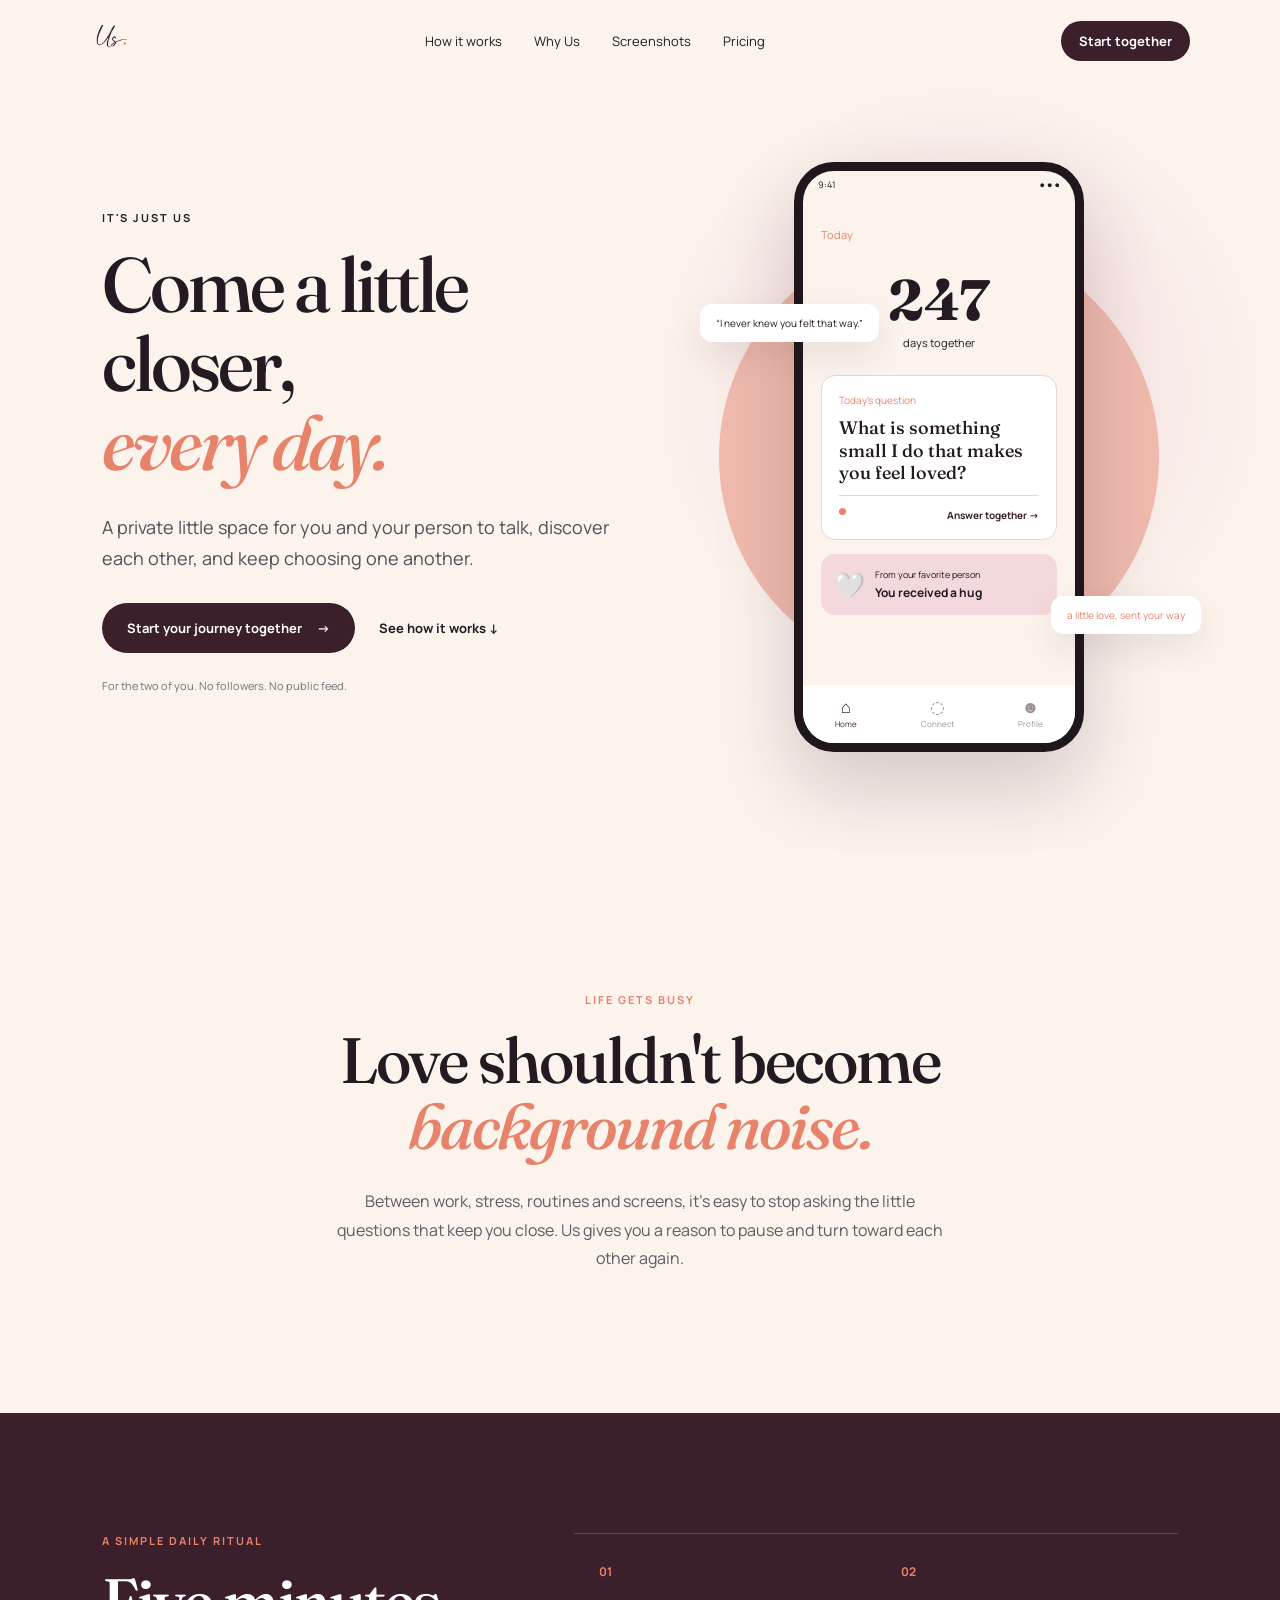
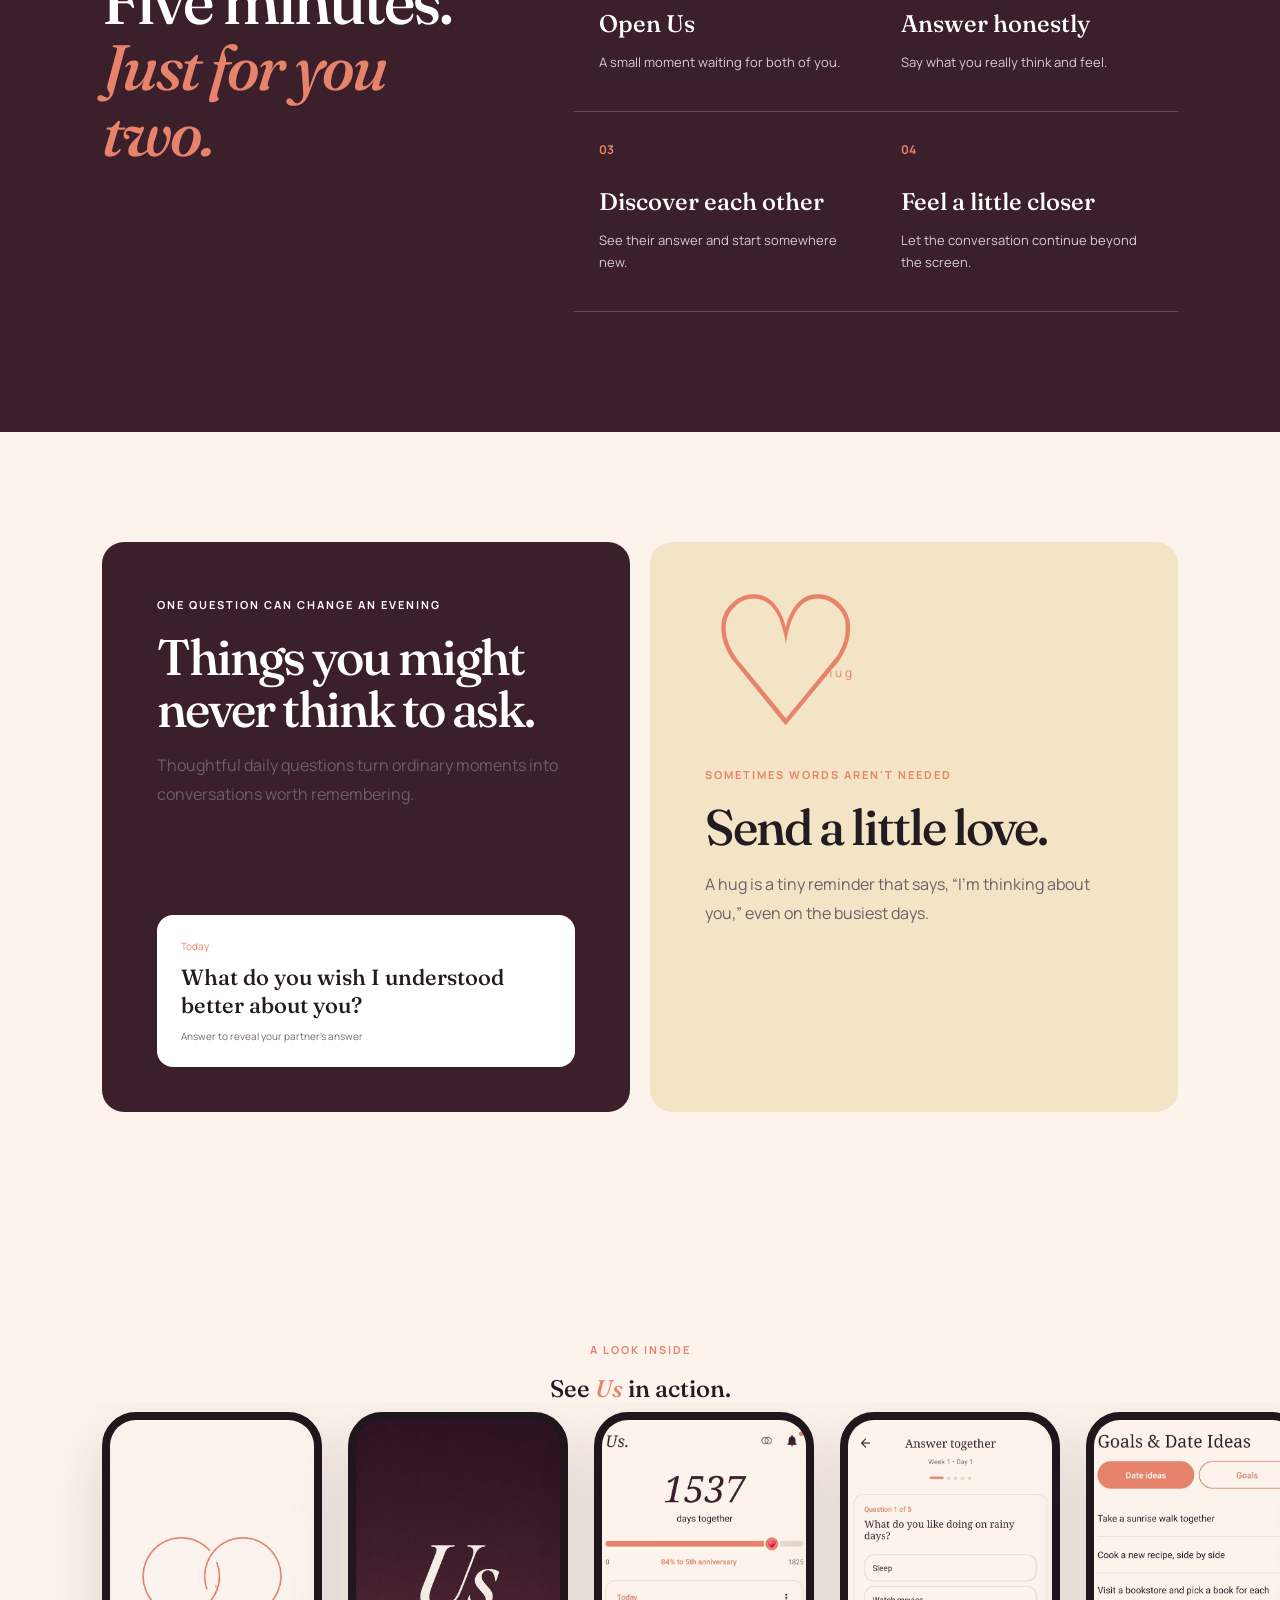
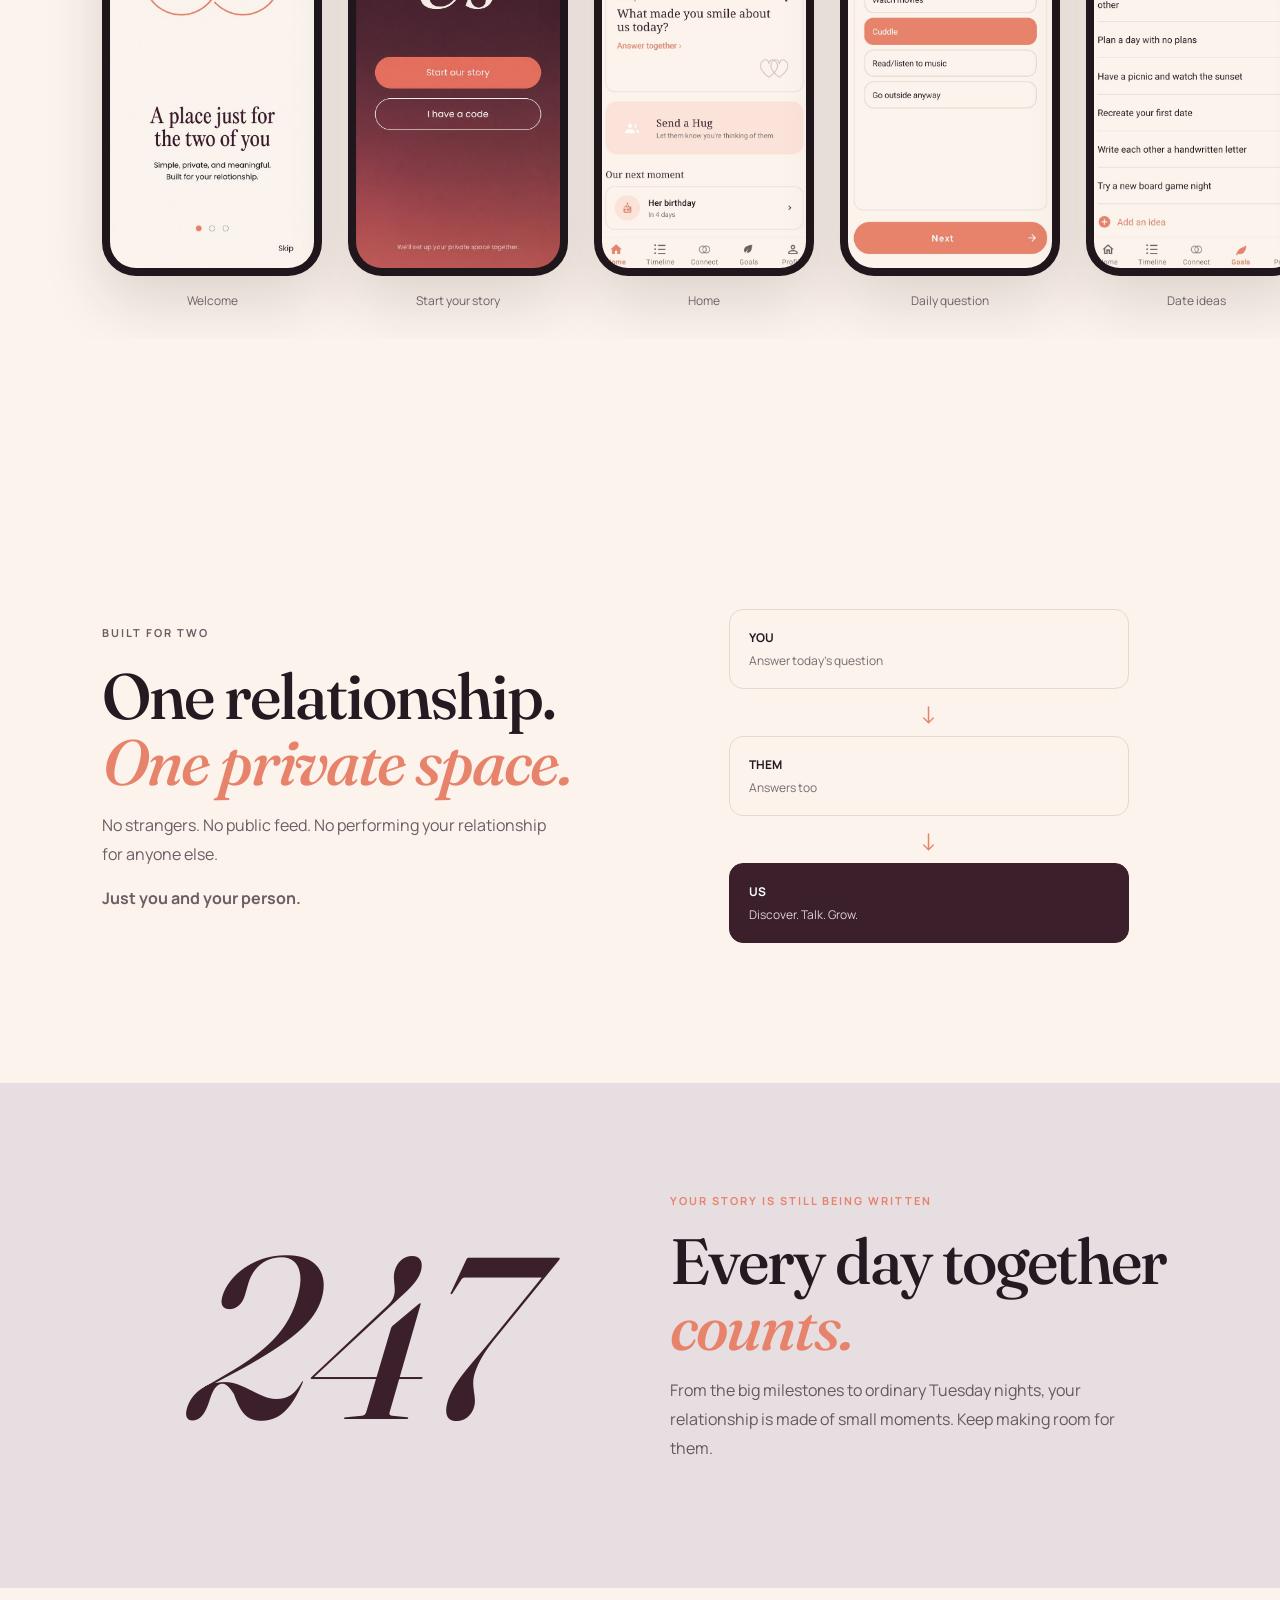
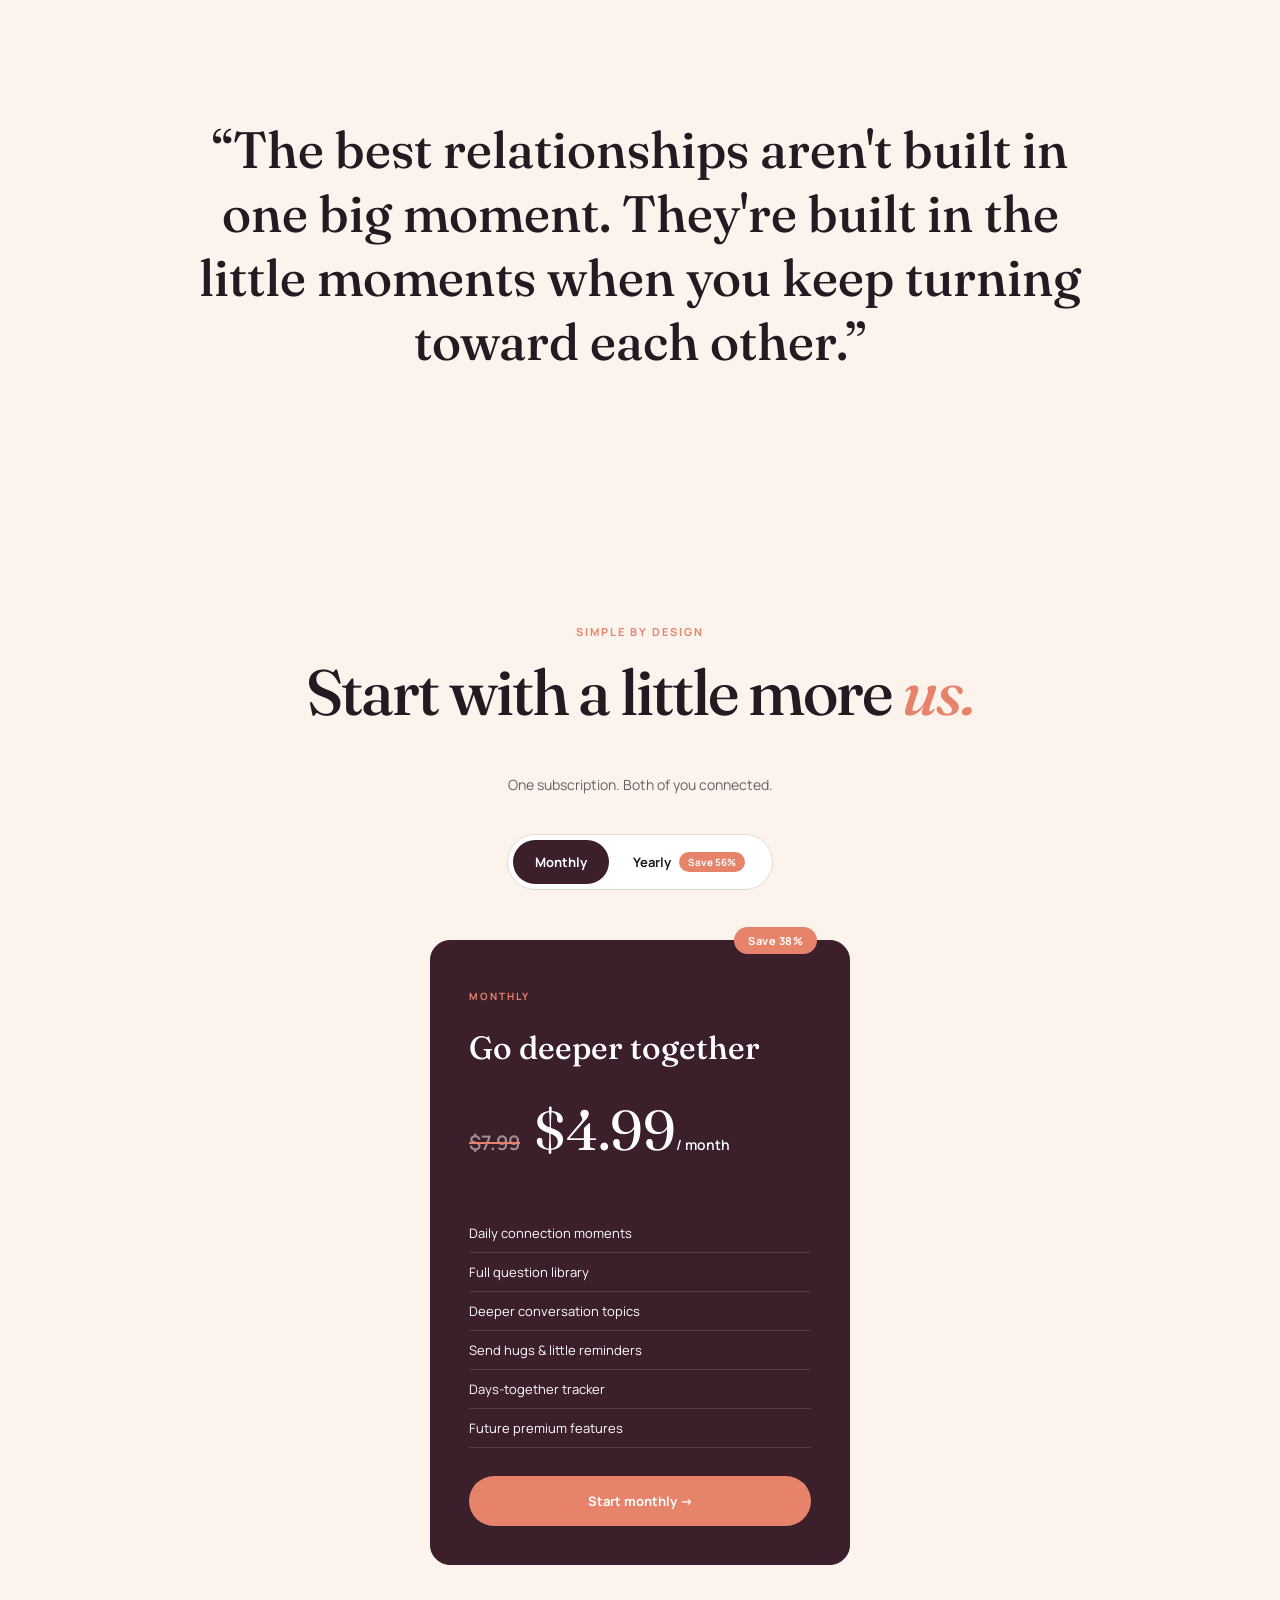
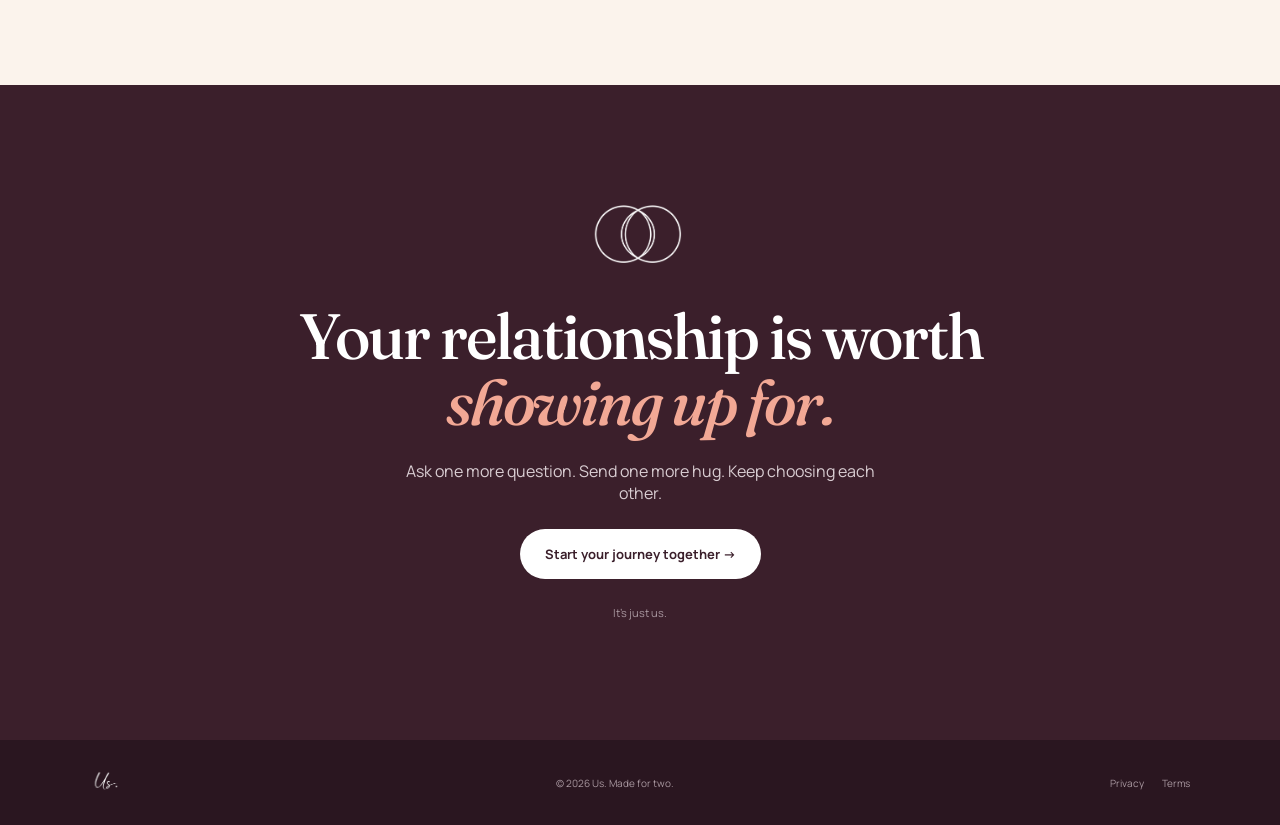
<file: index.html>
<!doctype html><html lang="en"><head><meta charset="utf-8"><meta name="viewport" content="width=device-width,initial-scale=1"><title>Us — Come a little closer, every day.</title><meta name="description" content="Us is a private space for couples to connect through daily questions, shared moments, and little reminders of love."><link rel="preconnect" href="https://fonts.googleapis.com"><link rel="preconnect" href="https://fonts.gstatic.com" crossorigin><link href="https://fonts.googleapis.com/css2?family=Fraunces:opsz,wght@9..144,500;9..144,600;9..144,700&family=Manrope:wght@400;500;600;700&display=swap" rel="stylesheet"><link rel="stylesheet" href="style.css"></head><body>
<nav><a class="brand" href="#"><img src="assets/img_logo_us_wordmark.png" alt="Us"></a><div class="navlinks"><a href="#how">How it works</a><a href="#features">Why Us</a><a href="#screenshots">Screenshots</a><a href="#pricing">Pricing</a></div><a class="btn small" href="#start">Start together</a></nav>
<main>
<section class="hero"><div class="hero-copy"><p class="eyebrow">IT'S JUST US</p><h1>Come a little closer,<br><em>every day.</em></h1><p class="lead">A private little space for you and your person to talk, discover each other, and keep choosing one another.</p><div class="actions"><a class="btn" href="#start">Start your journey together <span>→</span></a><a class="textlink" href="#how">See how it works ↓</a></div><p class="micro">For the two of you. No followers. No public feed.</p></div><div class="phone-wrap"><div class="halo"></div><div class="phone"><div class="status"><span>9:41</span><span>● ● ●</span></div><div class="screen"><p class="today">Today</p><h3>247</h3><p class="days">days together</p><div class="question"><span>Today’s question</span><strong>What is something small I do that makes you feel loved?</strong><div class="qfooter"><i></i><b>Answer together →</b></div></div><div class="hug"><span>🤍</span><div><small>From your favorite person</small><strong>You received a hug</strong></div></div><div class="tabs"><span class="active">⌂<small>Home</small></span><span>◌<small>Connect</small></span><span>☻<small>Profile</small></span></div></div></div><div class="floating-note note1">“I never knew you felt that way.”</div><div class="floating-note note2">a little love, sent your way</div></div></section>
<section class="intro"><p class="eyebrow coral">LIFE GETS BUSY</p><h2>Love shouldn't become<br><em>background noise.</em></h2><p>Between work, stress, routines and screens, it's easy to stop asking the little questions that keep you close. Us gives you a reason to pause and turn toward each other again.</p></section>
<section id="how" class="how"><div><p class="eyebrow coral">A SIMPLE DAILY RITUAL</p><h2>Five minutes.<br><em>Just for you two.</em></h2></div><div class="steps"><article><b>01</b><h3>Open Us</h3><p>A small moment waiting for both of you.</p></article><article><b>02</b><h3>Answer honestly</h3><p>Say what you really think and feel.</p></article><article><b>03</b><h3>Discover each other</h3><p>See their answer and start somewhere new.</p></article><article><b>04</b><h3>Feel a little closer</h3><p>Let the conversation continue beyond the screen.</p></article></div></section>
<section id="features" class="feature-block"><div class="feature-card plum"><p class="eyebrow">ONE QUESTION CAN CHANGE AN EVENING</p><h2>Things you might never think to ask.</h2><p>Thoughtful daily questions turn ordinary moments into conversations worth remembering.</p><div class="mini-card"><span>Today</span><strong>What do you wish I understood better about you?</strong><small>Answer to reveal your partner's answer</small></div></div><div class="feature-card cream"><div class="hug-art">♡<span>hug</span></div><p class="eyebrow coral">SOMETIMES WORDS AREN'T NEEDED</p><h2>Send a little love.</h2><p>A hug is a tiny reminder that says, “I'm thinking about you,” even on the busiest days.</p></div></section>
<section id="screenshots" class="screenshots"><p class="eyebrow coral">A LOOK INSIDE</p><h2>See <em>Us</em> in action.</h2><div class="shot-row">
<figure class="shot"><div class="mini-phone"><img src="assets/screenshots/onboarding_intro.jpg" alt="Onboarding screen: a place just for the two of you"></div><figcaption>Welcome</figcaption></figure>
<figure class="shot"><div class="mini-phone"><img src="assets/screenshots/welcome_start.jpg" alt="Start your story screen"></div><figcaption>Start your story</figcaption></figure>
<figure class="shot"><div class="mini-phone"><img src="assets/screenshots/home_screen.jpg" alt="Home screen showing days together counter"></div><figcaption>Home</figcaption></figure>
<figure class="shot"><div class="mini-phone"><img src="assets/screenshots/q_rainy_days.jpg" alt="Daily question screen"></div><figcaption>Daily question</figcaption></figure>
<figure class="shot"><div class="mini-phone"><img src="assets/screenshots/goals_date_ideas.jpg" alt="Date ideas list screen"></div><figcaption>Date ideas</figcaption></figure>
<figure class="shot"><div class="mini-phone"><img src="assets/screenshots/goals_progress.jpg" alt="Shared goals progress screen"></div><figcaption>Shared goals</figcaption></figure>
<figure class="shot"><div class="mini-phone"><img src="assets/screenshots/timeline_photos.jpg" alt="Timeline of couple photos and memories"></div><figcaption>Your timeline</figcaption></figure>
<figure class="shot"><div class="mini-phone"><img src="assets/screenshots/milestone_365.jpg" alt="365 days together milestone screen"></div><figcaption>Milestones</figcaption></figure>
<figure class="shot"><div class="mini-phone"><img src="assets/screenshots/privacy_promise.jpg" alt="Privacy promise screen"></div><figcaption>Private, always</figcaption></figure>
</div></section>
<section class="private"><div class="private-copy"><p class="eyebrow coral">BUILT FOR TWO</p><h2>One relationship.<br><em>One private space.</em></h2><p>No strangers. No public feed. No performing your relationship for anyone else.</p><p><strong>Just you and your person.</strong></p></div><div class="flow"><div>YOU <span>Answer today’s question</span></div><i>↓</i><div>THEM <span>Answers too</span></div><i>↓</i><div class="usflow">US <span>Discover. Talk. Grow.</span></div></div></section>
<section class="story"><div class="number">247</div><div><p class="eyebrow coral">YOUR STORY IS STILL BEING WRITTEN</p><h2>Every day together<br><em>counts.</em></h2><p>From the big milestones to ordinary Tuesday nights, your relationship is made of small moments. Keep making room for them.</p></div></section>
<section class="quote"><blockquote>“The best relationships aren't built in one big moment. They're built in the little moments when you keep turning toward each other.”</blockquote></section>
<section id="pricing" class="pricing"><p class="eyebrow coral">SIMPLE BY DESIGN</p><h2>Start with a little more <em>us.</em></h2><p class="both center">One subscription. Both of you connected.</p>
<div class="toggle" role="tablist" aria-label="Billing period"><button type="button" class="toggle-btn active" data-plan="monthly">Monthly</button><button type="button" class="toggle-btn" data-plan="yearly">Yearly <span class="save">Save 56%</span></button></div>
<div class="plans">
<article class="premium" data-plan-card="monthly"><span class="best-badge save-badge">Save 38%</span><p class="plan">MONTHLY</p><h3>Go deeper together</h3><div class="price-block"><span class="price-was">$7.99</span><span class="price-now">$4.99<small>/ month</small></span></div><ul><li>Daily connection moments</li><li>Full question library</li><li>Deeper conversation topics</li><li>Send hugs & little reminders</li><li>Days-together tracker</li><li>Future premium features</li></ul><a href="#start" class="btn">Start monthly →</a></article>
<article class="premium best" data-plan-card="yearly" hidden><span class="best-badge save-badge">Save 56%</span><p class="plan">YEARLY</p><h3>Go deeper together</h3><div class="price-block"><span class="price-was">$95.88</span><span class="price-now">$41.90<small>/ year</small></span></div><p class="price-note">Just $3.49/month, billed annually</p><ul><li>Daily connection moments</li><li>Full question library</li><li>Deeper conversation topics</li><li>Send hugs & little reminders</li><li>Days-together tracker</li><li>Future premium features</li></ul><a href="#start" class="btn">Start yearly →</a></article>
</div>
<script>document.querySelectorAll('.toggle-btn').forEach(function(btn){btn.addEventListener('click',function(){document.querySelectorAll('.toggle-btn').forEach(function(b){b.classList.remove('active')});btn.classList.add('active');var plan=btn.getAttribute('data-plan');document.querySelectorAll('[data-plan-card]').forEach(function(el){el.hidden=el.getAttribute('data-plan-card')!==plan;});});});</script>
</section>
<section class="final" id="start"><img src="assets/img_logo_mark.png" alt="Us"><h2>Your relationship is worth<br><em>showing up for.</em></h2><p>Ask one more question. Send one more hug. Keep choosing each other.</p><a class="btn light" href="#">Start your journey together →</a><small>It's just us.</small></section>
</main><footer><img src="assets/img_logo_us_wordmark.png" alt="Us"><span>© 2026 Us. Made for two.</span><div><a href="privacy-policy.html">Privacy</a><a href="#">Terms</a></div></footer>
</body></html>
</file>
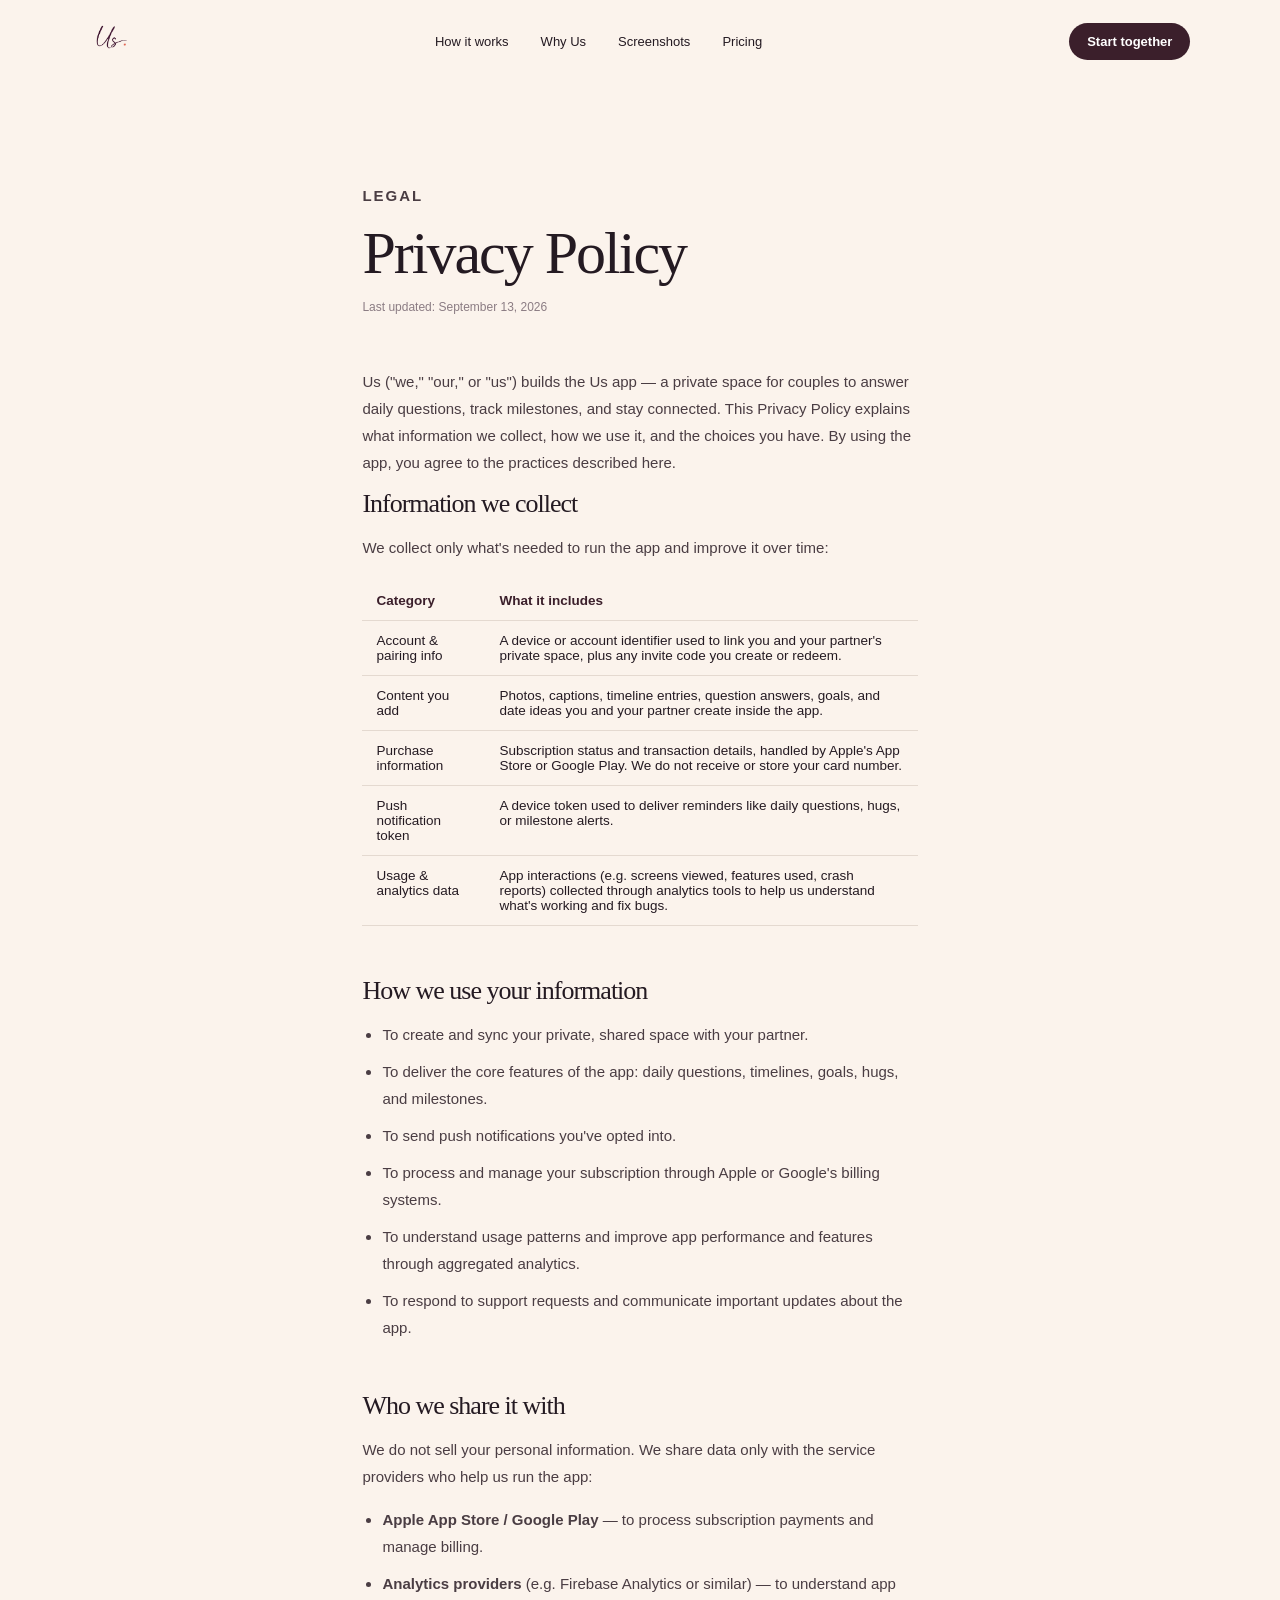
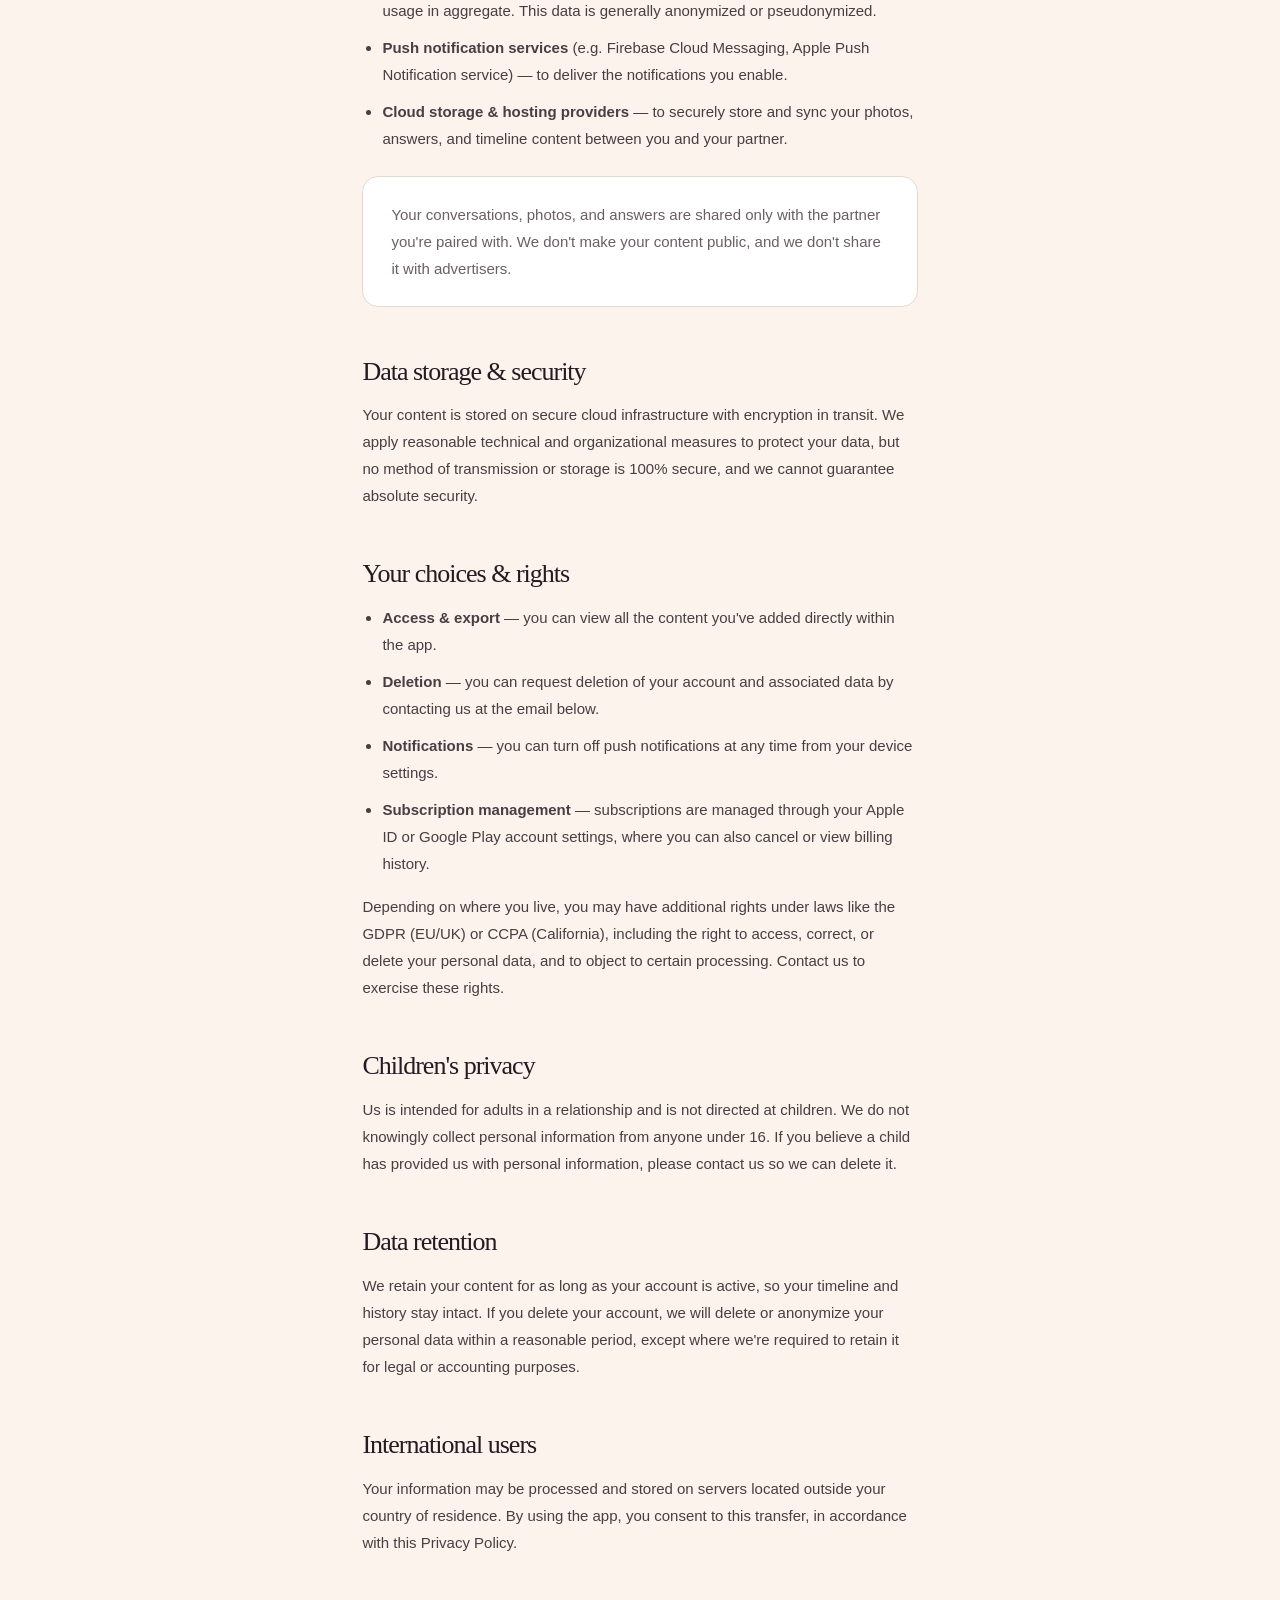
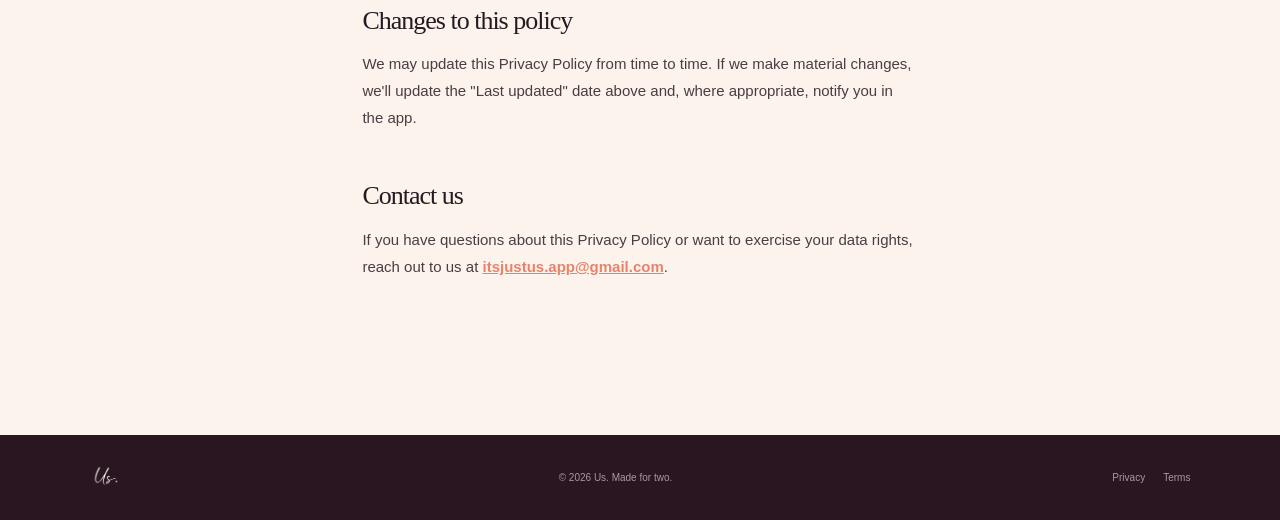
<file: privacy-policy.html>
<!DOCTYPE html>
<html lang="en">
<head>
<meta charset="UTF-8">
<meta name="viewport" content="width=device-width, initial-scale=1.0">
<title>Privacy Policy | Us — Come a little closer, every day</title>
<link rel="stylesheet" href="style.css">
<style>
.legal{max-width:760px;margin:0 auto;padding:100px 8% 140px}
.legal .eyebrow{margin-bottom:14px}
.legal h1{font-size:clamp(40px,6vw,60px);letter-spacing:-2px;margin-bottom:10px}
.legal .updated{font-size:12px;color:#8b7c83;margin-bottom:50px}
.legal h2{font-family:Fraunces;font-weight:500;font-size:26px;margin:52px 0 16px;letter-spacing:-1px}
.legal h2:first-of-type{margin-top:0}
.legal p,.legal li{line-height:1.8;color:#4a3d43;font-size:15px}
.legal ul{padding-left:20px;margin:16px 0}
.legal li{margin-bottom:10px}
.legal a{color:var(--coral);font-weight:600}
.legal .callout{background:white;border:1px solid var(--line);border-radius:16px;padding:24px 28px;margin:24px 0}
.legal .callout p{margin:0;color:#6b5e65}
.legal table{width:100%;border-collapse:collapse;margin:20px 0}
.legal th,.legal td{text-align:left;padding:12px 14px;border-bottom:1px solid var(--line);font-size:13.5px;vertical-align:top}
.legal th{color:var(--plum);font-weight:700}
</style>
</head>
<body>
<nav><a class="brand" href="index.html"><img src="assets/img_logo_us_wordmark.png" alt="Us"></a><div class="navlinks"><a href="index.html#how">How it works</a><a href="index.html#features">Why Us</a><a href="index.html#screenshots">Screenshots</a><a href="index.html#pricing">Pricing</a></div><a class="btn small" href="index.html#start">Start together</a></nav>

<main class="legal">
<p class="eyebrow coral">LEGAL</p>
<h1>Privacy Policy</h1>
<p class="updated">Last updated: September 13, 2026</p>

<p>Us ("we," "our," or "us") builds the Us app — a private space for couples to answer daily questions, track milestones, and stay connected. This Privacy Policy explains what information we collect, how we use it, and the choices you have. By using the app, you agree to the practices described here.</p>

<h2>Information we collect</h2>
<p>We collect only what's needed to run the app and improve it over time:</p>
<table>
<tr><th>Category</th><th>What it includes</th></tr>
<tr><td>Account &amp; pairing info</td><td>A device or account identifier used to link you and your partner's private space, plus any invite code you create or redeem.</td></tr>
<tr><td>Content you add</td><td>Photos, captions, timeline entries, question answers, goals, and date ideas you and your partner create inside the app.</td></tr>
<tr><td>Purchase information</td><td>Subscription status and transaction details, handled by Apple's App Store or Google Play. We do not receive or store your card number.</td></tr>
<tr><td>Push notification token</td><td>A device token used to deliver reminders like daily questions, hugs, or milestone alerts.</td></tr>
<tr><td>Usage &amp; analytics data</td><td>App interactions (e.g. screens viewed, features used, crash reports) collected through analytics tools to help us understand what's working and fix bugs.</td></tr>
</table>

<h2>How we use your information</h2>
<ul>
<li>To create and sync your private, shared space with your partner.</li>
<li>To deliver the core features of the app: daily questions, timelines, goals, hugs, and milestones.</li>
<li>To send push notifications you've opted into.</li>
<li>To process and manage your subscription through Apple or Google's billing systems.</li>
<li>To understand usage patterns and improve app performance and features through aggregated analytics.</li>
<li>To respond to support requests and communicate important updates about the app.</li>
</ul>

<h2>Who we share it with</h2>
<p>We do not sell your personal information. We share data only with the service providers who help us run the app:</p>
<ul>
<li><strong>Apple App Store / Google Play</strong> — to process subscription payments and manage billing.</li>
<li><strong>Analytics providers</strong> (e.g. Firebase Analytics or similar) — to understand app usage in aggregate. This data is generally anonymized or pseudonymized.</li>
<li><strong>Push notification services</strong> (e.g. Firebase Cloud Messaging, Apple Push Notification service) — to deliver the notifications you enable.</li>
<li><strong>Cloud storage &amp; hosting providers</strong> — to securely store and sync your photos, answers, and timeline content between you and your partner.</li>
</ul>
<div class="callout"><p>Your conversations, photos, and answers are shared only with the partner you're paired with. We don't make your content public, and we don't share it with advertisers.</p></div>

<h2>Data storage &amp; security</h2>
<p>Your content is stored on secure cloud infrastructure with encryption in transit. We apply reasonable technical and organizational measures to protect your data, but no method of transmission or storage is 100% secure, and we cannot guarantee absolute security.</p>

<h2>Your choices &amp; rights</h2>
<ul>
<li><strong>Access &amp; export</strong> — you can view all the content you've added directly within the app.</li>
<li><strong>Deletion</strong> — you can request deletion of your account and associated data by contacting us at the email below.</li>
<li><strong>Notifications</strong> — you can turn off push notifications at any time from your device settings.</li>
<li><strong>Subscription management</strong> — subscriptions are managed through your Apple ID or Google Play account settings, where you can also cancel or view billing history.</li>
</ul>
<p>Depending on where you live, you may have additional rights under laws like the GDPR (EU/UK) or CCPA (California), including the right to access, correct, or delete your personal data, and to object to certain processing. Contact us to exercise these rights.</p>

<h2>Children's privacy</h2>
<p>Us is intended for adults in a relationship and is not directed at children. We do not knowingly collect personal information from anyone under 16. If you believe a child has provided us with personal information, please contact us so we can delete it.</p>

<h2>Data retention</h2>
<p>We retain your content for as long as your account is active, so your timeline and history stay intact. If you delete your account, we will delete or anonymize your personal data within a reasonable period, except where we're required to retain it for legal or accounting purposes.</p>

<h2>International users</h2>
<p>Your information may be processed and stored on servers located outside your country of residence. By using the app, you consent to this transfer, in accordance with this Privacy Policy.</p>

<h2>Changes to this policy</h2>
<p>We may update this Privacy Policy from time to time. If we make material changes, we'll update the "Last updated" date above and, where appropriate, notify you in the app.</p>

<h2>Contact us</h2>
<p>If you have questions about this Privacy Policy or want to exercise your data rights, reach out to us at <a href="mailto:itsjustus.app@gmail.com">itsjustus.app@gmail.com</a>.</p>
</main>

<footer><img src="assets/img_logo_us_wordmark.png" alt="Us"><span>© 2026 Us. Made for two.</span><div><a href="privacy-policy.html">Privacy</a><a href="#">Terms</a></div></footer>
</body>
</html>
</file>
<file: style.css>
:root{--plum:#3B1F2B;--coral:#E8836B;--cream:#FBF3EC;--ink:#241A22;--line:#E4D9D0;--gold:#C9A24B}*{box-sizing:border-box}html{scroll-behavior:smooth}body{margin:0;background:var(--cream);color:var(--ink);font-family:Manrope,Arial,sans-serif}nav{height:82px;display:flex;align-items:center;justify-content:space-between;padding:0 7%;position:relative;z-index:5}.brand img,footer img{height:33px;width:auto}.navlinks{display:flex;gap:32px}.navlinks a,footer a{font-size:13px;color:var(--ink);text-decoration:none}.btn{display:inline-flex;gap:15px;align-items:center;justify-content:center;background:var(--plum);color:white;text-decoration:none;padding:16px 25px;border-radius:999px;font-size:13px;font-weight:700}.btn.small{padding:11px 18px}.hero{min-height:720px;padding:80px 8% 100px;display:grid;grid-template-columns:1.05fr .95fr;gap:70px;align-items:center;overflow:hidden;background:radial-gradient(circle at 75% 40%,#f3d9dc 0,transparent 29%)}.eyebrow{font-size:11px;letter-spacing:2px;font-weight:700;margin:0 0 20px}.coral{color:var(--coral)}h1,h2{font-family:Fraunces,Georgia,serif;font-weight:500;line-height:1.03;margin:0}h1{font-size:clamp(54px,6vw,86px);letter-spacing:-3px}h1 em,h2 em{font-style:italic;color:var(--coral)}.lead{font-size:18px;line-height:1.7;max-width:560px;margin:30px 0;color:#594b52}.actions{display:flex;align-items:center;gap:24px}.textlink{font-size:13px;color:var(--ink);text-decoration:none;font-weight:700}.micro{font-size:11px;margin-top:25px;color:#7e7076}.phone-wrap{position:relative;min-height:500px;display:flex;justify-content:center;align-items:center}.halo{position:absolute;width:440px;height:440px;border-radius:50%;background:#f0bbae}.phone{width:290px;height:590px;background:#1f171c;border:9px solid #1f171c;border-radius:40px;position:relative;z-index:1;box-shadow:0 35px 80px #3b1f2b33;overflow:hidden}.status{height:28px;background:var(--cream);padding:7px 15px;font-size:9px;display:flex;justify-content:space-between}.screen{background:var(--cream);height:calc(100% - 28px);padding:28px 18px}.today{color:var(--coral);font-size:11px;margin:0}.screen h3{font-family:Fraunces;font-size:57px;text-align:center;margin:22px 0 0}.days{text-align:center;margin:0 0 25px;font-size:11px}.question{border:1px solid var(--line);background:white;border-radius:14px;padding:17px;display:grid;gap:10px}.question span,.question small{font-size:10px;color:var(--coral)}.question strong{font-family:Fraunces;font-size:18px;line-height:1.25;font-weight:500}.qfooter{border-top:1px solid var(--line);padding-top:12px;display:flex;justify-content:space-between;font-size:10px;color:var(--plum)}.qfooter i{width:7px;height:7px;background:var(--coral);border-radius:50%}.hug{margin-top:14px;background:#f3d9dc;border-radius:14px;padding:13px;display:flex;gap:10px;align-items:center}.hug span{font-size:25px}.hug small,.hug strong{display:block;font-size:9px}.hug strong{font-size:12px;margin-top:3px}.tabs{position:absolute;bottom:0;left:0;right:0;height:58px;background:white;display:flex;justify-content:space-around;padding-top:10px}.tabs span{font-size:17px;text-align:center;color:#9b8e94}.tabs small{display:block;font-size:8px}.tabs .active{color:var(--plum)}.floating-note{position:absolute;z-index:2;background:white;padding:12px 16px;border-radius:12px;font-size:10px;box-shadow:0 14px 35px #3b1f2b18}.note1{left:0;top:24%}.note2{right:-5%;bottom:20%;color:var(--coral)}.intro{text-align:center;padding:140px 20px;max-width:800px;margin:auto}.intro h2,.how h2,.feature-card h2,.private h2,.story h2,.pricing h2,.final h2{font-size:clamp(40px,5vw,68px);letter-spacing:-2px}.intro>p:last-child{max-width:610px;margin:28px auto 0;line-height:1.8;color:#665860}.how{background:var(--plum);color:white;padding:120px 8%;display:grid;grid-template-columns:.8fr 1.2fr;gap:70px}.steps{display:grid;grid-template-columns:1fr 1fr;border-top:1px solid #ffffff33}.steps article{padding:25px;border-bottom:1px solid #ffffff33}.steps b{color:var(--coral);font-size:12px}.steps h3{font-family:Fraunces;font-size:24px;font-weight:500;margin:28px 0 8px}.steps p{font-size:13px;color:#d7cdd2;line-height:1.7}.feature-block{padding:110px 8%;display:grid;grid-template-columns:1fr 1fr;gap:20px}.feature-card{min-height:570px;border-radius:22px;padding:55px;position:relative;overflow:hidden}.feature-card h2{font-size:50px;max-width:500px}.feature-card>p:not(.eyebrow){line-height:1.8;max-width:480px;color:#6d6067}.plum{background:var(--plum);color:white}.plum .mini-card{position:absolute;bottom:45px;left:55px;right:55px;background:#fff;color:var(--ink);border-radius:16px;padding:24px;display:grid;gap:10px}.mini-card span{color:var(--coral);font-size:10px}.mini-card strong{font-family:Fraunces;font-size:22px;font-weight:500}.mini-card small{font-size:10px;color:#75686f}.cream{background:#f3e4c5}.hug-art{height:170px;font-family:Fraunces;font-size:180px;color:var(--coral);line-height:.7;position:relative}.hug-art span{font-family:Manrope;font-size:12px;letter-spacing:3px;position:absolute;top:72px;left:120px}.private{padding:140px 8%;display:grid;grid-template-columns:1fr 1fr;gap:80px;align-items:center}.private-copy p{line-height:1.8;color:#6b5e65;max-width:460px}.flow{max-width:400px;margin:auto;width:100%}.flow div{border:1px solid var(--line);border-radius:14px;padding:19px;font-weight:700;font-size:12px}.flow span{display:block;font-weight:400;color:#776a71;margin-top:6px}.flow i{display:block;text-align:center;font-style:normal;color:var(--coral);font-size:24px;padding:7px}.flow .usflow{background:var(--plum);color:white;border-color:var(--plum)}.flow .usflow span{color:#ddd1d6}.story{background:#e7dee2;padding:110px 8%;display:grid;grid-template-columns:1fr 1fr;align-items:center;gap:60px}.number{font-family:Fraunces;font-size:clamp(110px,18vw,250px);font-style:italic;color:var(--plum);text-align:center}.story p:last-child{line-height:1.8;color:#665860;max-width:480px}.quote{padding:130px 15%;text-align:center}.quote blockquote{font-family:Fraunces;font-size:clamp(30px,4vw,52px);line-height:1.25;margin:0;font-weight:500}.pricing{text-align:center;padding:120px 8%}.pricing h2{margin-bottom:50px}.plans{display:grid;grid-template-columns:1fr 1fr;max-width:850px;margin:auto;text-align:left;gap:18px}.plans article{border:1px solid var(--line);padding:38px;border-radius:20px;background:white;display:flex;flex-direction:column}.plans ul{flex:1}.plans .premium{background:var(--plum);color:white;border-color:var(--plum)}.plan{font-size:10px;letter-spacing:2px;font-weight:700;color:var(--coral)}.plans h3{font-family:Fraunces;font-size:32px;font-weight:500;margin:15px 0}.plans ul{padding:0;list-style:none;margin:28px 0}.plans li{font-size:13px;padding:10px 0;border-bottom:1px solid #e8e0dc}.premium li{border-color:#ffffff22}.price-block{margin:18px 0 26px}.price-view{display:flex;align-items:baseline;gap:14px;font-family:Fraunces;font-size:46px}.price-was{font-family:Manrope;font-size:19px;font-weight:600;color:#c9a3ad;text-decoration:line-through;text-decoration-color:var(--coral)}.price-now small{font-family:Manrope;font-size:12px}.both{font-size:12px;color:#d8cdd2}.outline{display:block;text-align:center;border:1px solid var(--plum);color:var(--plum);text-decoration:none;border-radius:999px;padding:15px;font-size:13px;font-weight:700}.premium .btn{background:var(--coral);width:100%}
.both.center{max-width:480px;margin:0 auto 40px;text-align:center;color:#6b5e65;font-size:14px}
.toggle{display:inline-flex;background:white;border:1px solid var(--line);border-radius:999px;padding:5px;margin:0 auto 50px;gap:2px}
.toggle-btn{border:none;background:transparent;padding:12px 22px;border-radius:999px;font-size:13px;font-weight:700;cursor:pointer;color:var(--ink);display:flex;align-items:center;gap:8px;font-family:Manrope,Arial,sans-serif}
.toggle-btn.active{background:var(--plum);color:white}
.toggle-btn .save{font-size:10px;background:var(--coral);color:white;padding:3px 9px;border-radius:999px;font-weight:700}
.toggle-btn.active .save{background:white;color:var(--coral)}
.plans article[hidden]{display:none}
.plans:has(article[hidden]){grid-template-columns:1fr;max-width:420px}
.plans .premium{position:relative}
.plans .best{border:2px solid var(--coral)}
.best-badge{position:absolute;top:-14px;right:32px;background:var(--coral);color:white;font-size:11px;font-weight:700;padding:6px 14px;border-radius:999px;letter-spacing:.5px}
.price-block{margin:20px 0 28px;display:flex;align-items:baseline;flex-wrap:wrap;gap:14px}
.price-was{font-family:Manrope;font-size:20px;font-weight:600;color:#c9a3ad;text-decoration:line-through;text-decoration-color:var(--coral)}
.premium:not(.best) .price-was{color:#a68f96}
.price-now{font-family:Fraunces;font-size:56px;line-height:1}
.price-now small{font-family:Manrope;font-size:14px;font-weight:600}
.price-view small{font-family:Manrope;font-size:12px}
.price-note{font-size:12px;color:#d8cdd2;margin:8px 0 0}
.screenshots{text-align:center;padding:120px 0 130px}
.screenshots h2{padding:0 8%}
.shots-note{font-size:13px;color:#8b7c83;max-width:460px;margin:22px auto 55px}
.shot-row{display:flex;gap:26px;overflow-x:auto;padding:10px 8% 30px;scroll-snap-type:x mandatory;-webkit-overflow-scrolling:touch}
.shot{flex:0 0 220px;scroll-snap-align:center;margin:0}
.mini-phone{width:220px;aspect-ratio:640/1350;background:#1f171c;border:8px solid #1f171c;border-radius:34px;overflow:hidden;box-shadow:0 25px 60px #3b1f2b26}
.mini-phone img{width:100%;height:100%;object-fit:cover;display:block}
.shot figcaption{margin-top:16px;font-size:12px;color:#6d6067}.final{background:var(--plum);color:white;text-align:center;padding:120px 20px}.final img{height:58px;filter:brightness(0) invert(1);margin-bottom:35px}.final h2 em{color:#f2a895}.final p{color:#d9cdd2;margin:25px auto;max-width:500px}.light{background:white;color:var(--plum)}.final small{display:block;margin-top:26px;color:#a998a0;font-size:11px}footer{padding:30px 7%;display:flex;align-items:center;justify-content:space-between;background:#2a1620;color:#a998a0;font-size:10px}footer img{filter:brightness(0) invert(1);height:25px}footer div{display:flex;gap:18px}footer a{color:#a998a0;font-size:10px}@media(max-width:800px){nav{padding:0 5%;height:68px}.navlinks{display:none}.hero{grid-template-columns:1fr;padding:60px 7% 80px;text-align:center}.lead{margin-left:auto;margin-right:auto}.actions{justify-content:center;flex-wrap:wrap}.phone-wrap{margin-top:20px}.how,.feature-block,.private,.story{grid-template-columns:1fr;padding:80px 7%}.feature-card{min-height:520px;padding:35px}.plum .mini-card{left:25px;right:25px}.steps{margin-top:20px}.plans{grid-template-columns:1fr}.number{order:2}.screenshots{padding:80px 0 90px}.best-badge{right:24px}.floating-note{display:none}.quote{padding:90px 8%}footer{flex-direction:column;gap:18px}.story h2{font-size:50px}}@media(max-width:480px){h1{letter-spacing:-2px}.hero{padding-top:35px}.phone{transform:scale(.9)}.phone-wrap{min-height:470px}.steps{grid-template-columns:1fr}.feature-card h2{font-size:42px}.intro{padding:100px 20px}}
</file>
